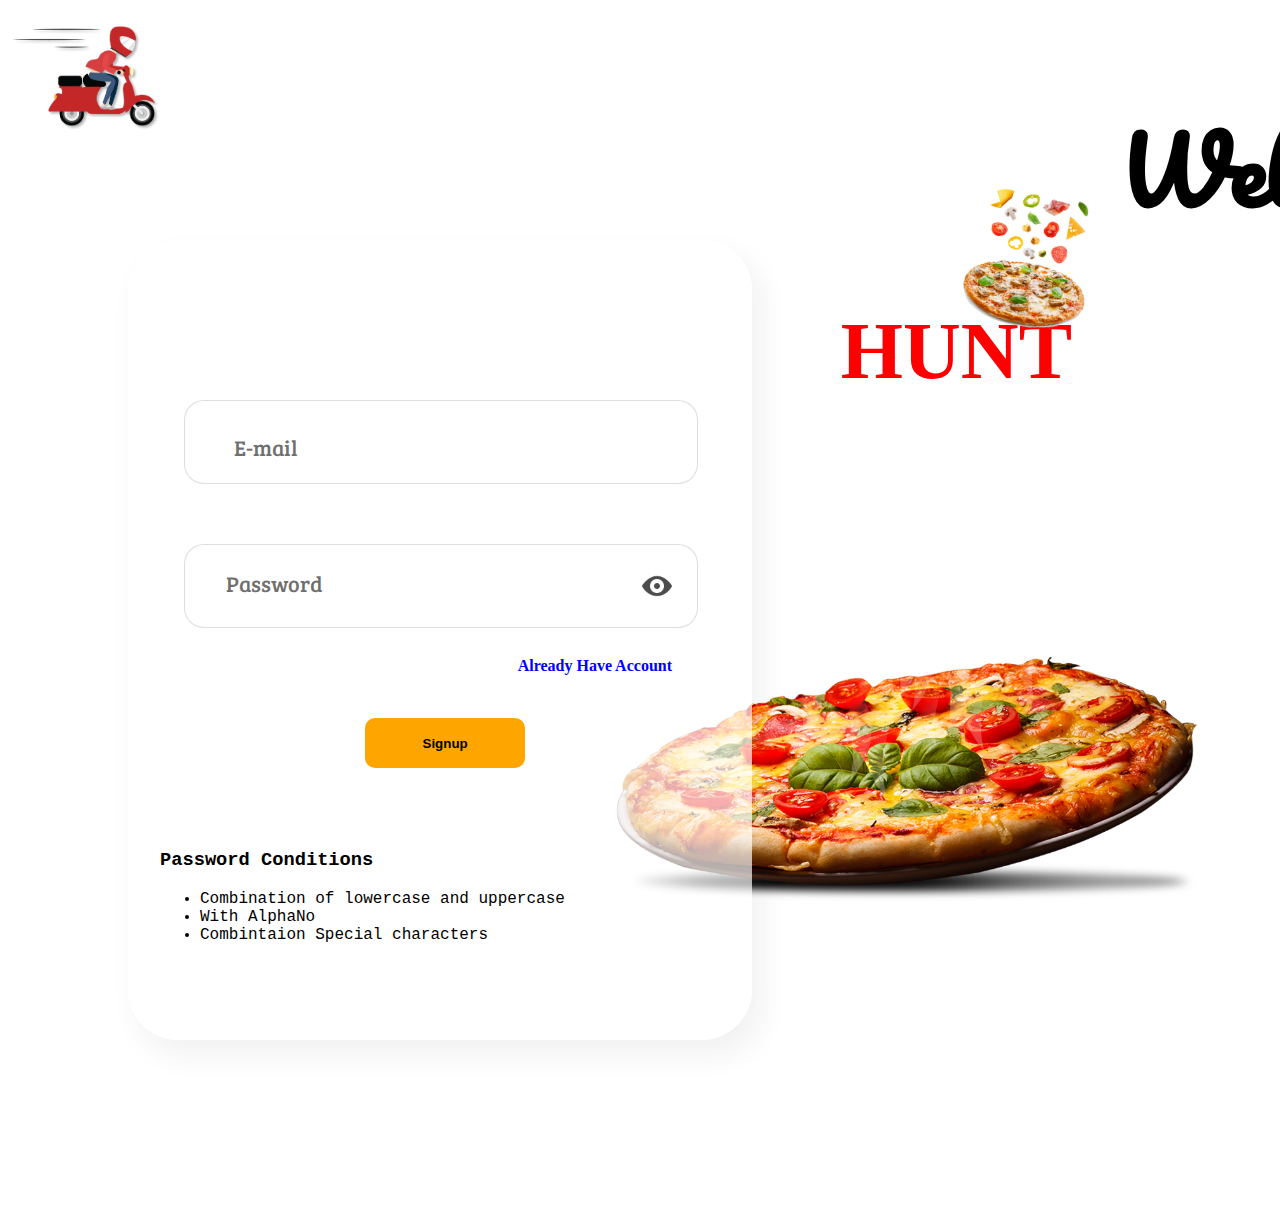
<file: index.html>
<!DOCTYPE html>
<html lang="en">
<head>
    <meta charset="UTF-8">
    <meta http-equiv="X-UA-Compatible" content="IE=edge">
    <meta name="viewport" content="width=device-width, initial-scale=1.0">
    <title>Daily Hunt</title>
    <link rel="stylesheet" href="index.css">
    <link rel="icon" href="./img/logo.png">
</head>
<body>
    <div class="blackscreen"> 
        
        <div class="word">
            <div>

            </div>
            
            <div class="pic-offer">
                <img src="./img/pngegg (2).png" alt="">
                <img src="./img/pngegg.png" alt="">

            </div>
            <h1>
                Hello <h2 class="name_acc">kumar</h2>
            </h1>
        </div>
        <div class="order">
            <h1>
                first order
            </h1>
            <h1>
                50% Offer
            </h1>

        </div>
        <a href="main.html">
            <button>Shall we Hunt</button>
        </a>
       
        
    </div>
    <div class="login-page">
        <div class="logo">
            <img src="./img/logo.png" alt="">
        </div>
        <div class="title">
            <h3>
                Welcome to 
            </h3>
            <div class="title1">
                <h1>D</h1>
                <h2>
                    a
                </h2>
                <h2>
                    i
                </h2>
                <h2>
                    l
                </h2>
                <h2>
                    y
                </h2>
            </div>
            <div class="hunt">
                <h2>HUNT</h2>

            </div>
        </div>
        <div class="pizza_img">
           
            <img src="./img/pngegg (2).png" alt="">
            <img src="./img/pngegg.png" alt="">
        </div>
        <div class="login">
            <div class="val">
                <span class="e">E-mail</span>
                <input type="text" class="email">
                <span class="p">Password</span>
                <input type="password" class="pass">

            </div>
            <div class="view">
                <img src="./close.png" alt="" class="close">
                <img src="./open.gif" class="open">
            </div>
            <div class="rank">

            </div>
            <h4 class="rank-det">strong</h4>
            <h2 class="already">Already Have Account</h2>
            <div class="btn">
                <button class="signup">Signup</button>
            </div>
            
            
            <div class="detail">
                <h3>
                    Password Conditions
                </h3>
                <ul>
                    <li>
                        Combination of lowercase and uppercase
                    </li>
                    <li>
                        With AlphaNo
                    </li>
                    <li>
                        Combintaion Special characters
                    </li>
                    
                </ul>
            </div>
        </div>
        <div class="sign">
            <h2>SignUp</h2>
            <input type="text" placeholder="E-mail ID" class="get_id">
            <input type="password" placeholder="Password" class="get_pass">
            <button class="btn3">SignUp</button>
            <div class="forget">
                <h2>
                    Forget Password ?
                </h2>
                <h3 class="create_new">
                    Create New Account
                </h3>
            </div>
            <div class="forget_sign">
                <img src="close.png" alt="" class="sign_close">
                <img src="open.gif" class="sign_open">
            </div>
        </div>
    </div>

    <script src="index.js">

    </script>
</body>
</html>
</file>
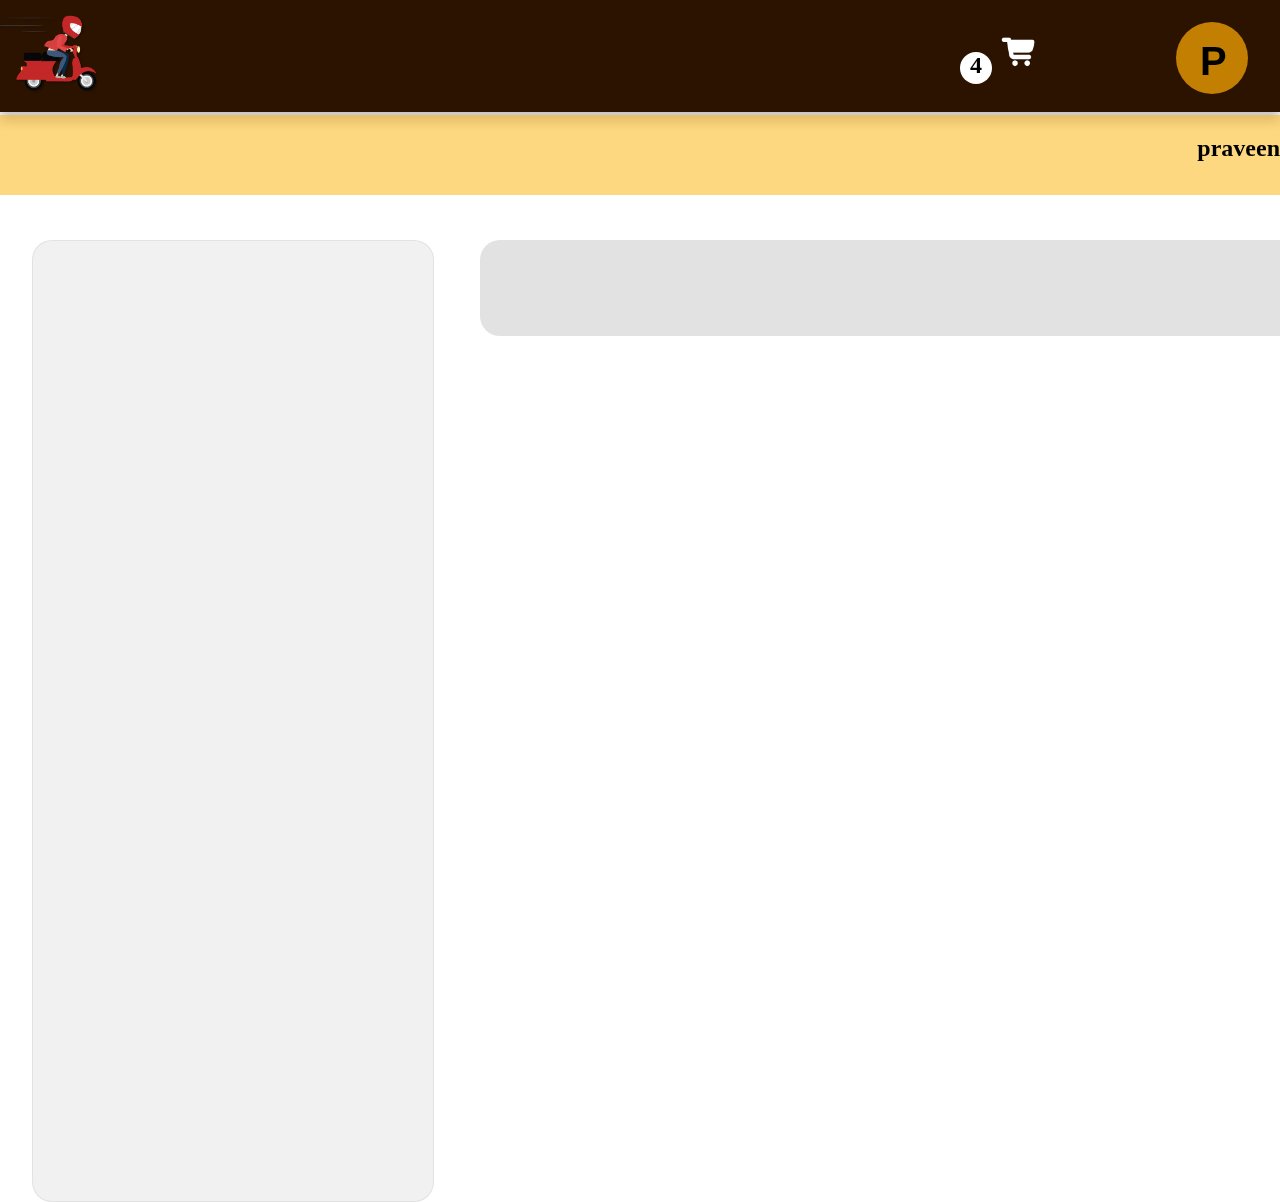
<file: main.html>
<!DOCTYPE html>
<html lang="en">
<head>
    <meta charset="UTF-8">
    <meta http-equiv="X-UA-Compatible" content="IE=edge">
    <meta name="viewport" content="width=device-width, initial-scale=1.0">
    <title>HOME</title>
    <link rel="stylesheet" href="main.css">
    <link rel="icon" href="./img/logo.png">
</head>
<body>
    
   

    
    <div class="head">
       
        <div class="acc">
            <h1>P</h1>
        </div>
       
        <div class="logo"> 
             <img src="./img/logo.png" alt="" title="DailyHunt">
         </div>

         <div class="cart">
            <img src="./img/cart.png" alt="" class="cart_btn">
            <h2>
                4
            </h2>
         </div>
         

    </div>
    <div class="side_ani">
        <h2 class="word_dance">
            praveen
        </h2>

    </div>
    <div class="sub_head">
        
        
    </div>

    <div class="side_con">
        
    </div>
    <div class="cart_con">
        <img src="./img/back.png" alt="" class="back_cart">
            
    </div>










    <div class="blk">

    </div>
    <div class="side_acc">
        <div class="inside_acc">
            <h1>P</h1>
        </div>
        <div class="id">
            <h2>
                praveenkumar@gmail.com
            </h2>
        </div>
        <span>
            
        </span>
        <div class="option">
            <ul>
                <li>Account</li>
                <li>Orders</li>
                <li>Track The Order</li>
                <li>Offers</li>
                <li>Coupon</li>
                <li>Setting</li>
            </ul>

        </div>

    </div>
    


























    <script type="module" src="./main.js">

    </script>
</body>
</html>
</file>
<file: index.css>
@import url('https://fonts.googleapis.com/css2?family=Dancing+Script:wght@700&family=Kanit:wght@500&family=Mochiy+Pop+One&family=Orbitron:wght@700&family=Permanent+Marker&family=Rowdies&family=Teko:wght@400;500&family=Tilt+Prism&display=swap');
@import url('https://fonts.googleapis.com/css2?family=Dancing+Script:wght@700&family=Kanit:wght@500&family=Mochiy+Pop+One&family=Orbitron:wght@700&family=Pacifico&family=Permanent+Marker&family=Rowdies&family=Teko:wght@400;500&family=Tilt+Prism&display=swap');
@import url('https://fonts.googleapis.com/css2?family=Bree+Serif&display=swap');


body{
    margin: 0;
    overflow: hidden;
}
.login-page{
    position: absolute;
    top:0;
    background-color: rgb(255, 255, 255);
    width:100%;
    height:77rem;
}
.logo img{
    width:200px;
    position: absolute;
    top:1rem;
    left:-1rem;
}
.title h3{
    color:rgb(0, 0, 0);
    position: relative;
    left:70rem;
    font-size:90px;
    font-family: 'Pacifico', cursive;
    animation:title 2.6s linear 1;
    opacity:1;
    
}
.title1 h1{
    font-size:300px;
    font-family: 'Dancing Script', cursive;
    animation:title3 2s linear 1;
    position: relative;
    left:90rem;
    bottom:15rem;
    opacity:1;
    color:rgb(255, 163, 15);
   
}
@keyframes title3 {
    0%{
        left:60rem;
        opacity:0;
        
    }
   
    
}
.title1 h2:nth-child(2){
    font-size:180px;
    font-family: 'Dancing Script', cursive;
    animation:title2 2s linear 1;
    position:absolute;
    left:105rem;
    bottom:40rem;
    opacity:1;
}
.title1 h2:nth-child(3){
    font-size:180px;
    font-family: 'Dancing Script', cursive;
    animation:title2 1.5s linear 1;
    position:absolute;
    left:110rem;
    bottom:40rem;
    opacity:1;
}
.title1 h2:nth-child(4){
    font-size:180px;
    font-family: 'Dancing Script', cursive;
    animation:title2 1s linear 1;
    position:absolute;
    left:113rem;
    bottom:40rem;
    opacity:1;
}
.title1 h2:nth-child(5){
    font-size:180px;
    font-family: 'Dancing Script', cursive;
    animation:title2 0.5s linear 1;
    position:absolute;
    left:116rem;
    bottom:40rem;
    opacity:1;
}
@keyframes title2 {
    0%{
        left:80rem;
        opacity:0;
    }
    
}
.hunt h2{
    position:absolute;
    top:15rem;
    right:13rem;
    font-family:cursive;
    font-size:80px;
    color:red;
    transform:rotate(0deg);
    animation:drop 3s linear 1;


}
@keyframes drop {
    0%{
        top:-10rem;
        animation-delay:2s;
        transform: rotate(0deg);
    }
    60%{
        top:17rem;
        transform: rotate(20deg);
    }
    85%{
        top:14.5rem;
        transform: rotate(5deg);
    }
    
}
@keyframes title {
    0%{
        left:60rem;
        opacity:0;
    }
    
}

.pizza_img img:nth-child(1){
    width:170px;
    position: absolute;
    animation: drop1 7s linear 1;
    top:11rem;
    z-index:0;
    transform:rotate(10deg);
    right:10rem;
}
@keyframes drop1 {
    0%{
        top:-10rem;
        animation-delay:2s;
        transform: rotate(0deg);
    }
    60%{
        top:12rem;
        transform: rotate(20deg);
    }
    85%{
        top:11rem;
        transform: rotate(5deg);
    }
    
    
}
.pizza_img img:nth-child(2){
    width:700px;
    position: absolute;
    right:2rem;
    bottom:20rem;
    animation: dance 3s linear infinite;
    

}
@keyframes dance 
{
    0%{
        transform:rotate(2deg);
    }
    25%{
        transform:rotate(4deg);
    }
    50%{
        transform: rotate(2deg);
    }
    75%{
        transform:rotate(-1deg);
    }
    100%{
        transform: rotate(2deg);
    }
    
}

.login{
    background-color: rgba(255, 255, 255, 0.677);
    width:39rem;
    height:50rem;
    position: absolute;
    top:15rem;
    left:8rem;
    border-radius:50px;
    box-shadow:10px 15px 30px rgba(34, 34, 34, 0.064);
    display:block;
    cursor: pointer;


    
}
.already
{
    color:blue;
    font-size:16px;
    position: absolute;
    right:5rem;
    bottom:22rem;
    font-family: 'Times New Roman', Times, serif;
}.already:hover{
    text-decoration: underline;
}
.already:active
{
    transform: scale(0.95,0.95);
}
@keyframes side {
    0%{
        left: 8rem;
    }100%{
        left:-50rem;
        opacity:0.2;
    }
    
}

.login .val {
    background-color: transparent;
    height:20rem; 
    border-radius:50px; 
    position: absolute;
    top:7rem;
}
.val input:nth-child(2),input:nth-child(4){
    width:480px;
    height:80px;
    position:absolute;
    left:3.5rem;
    margin-bottom:70px;
    top:3rem;
    border-radius:20px;
    border:1px solid rgba(195, 195, 195, 0.557);
    font-size:25px;
    padding-left:30px;
    font-family:'Times New Roman', Times, serif;
}
.val input:nth-child(4){
    position:absolute;
    left:3.5rem;
    top:12rem;
}
.val input:nth-child(2):focus{
    outline: none;
}
.val input:nth-child(4):focus{
    outline:none;
}
.val span:nth-child(1){
    color: rgba(0, 0, 0, 0.577);
    position: relative;
    left:6rem;
    top:5rem;
    z-index:1;
    background-color: rgb(255, 255, 255);
    width:13rem;
    padding:10px;
    border-radius:10px;
    height:10px;
    font-size:22px;
    transition: 1s;
    font-family: 'Bree Serif', serif;
}
.val span:nth-child(3){
    color: rgba(0, 0, 0, 0.577);
    position: relative;
    font-family: 'Bree Serif', serif;
    left:0rem;
    top:13.5rem;
    z-index:1;
    background-color: rgb(255, 255, 255);
    width:13rem;
    padding:10px;
    border-radius:10px;
    height:10px;
    font-size:22px;
    transition: 1s;
}
.btn button{
    position: absolute;
    bottom:17rem;
    left:38%;
    width:10rem;
    height:50px;
    border-radius:10px;
    background-color:orange;
    color:rgb(0, 0, 0);
    font-weight:900;
    border-style:none;
}
.btn button:active{
    transform:scale(0.98,0.98);
}
.sign .forget h2:nth-child(1){
    position: relative;
    top:5rem;
    font-size:14px;
    right:-15rem;
    font-weight:700;
    color:rgb(2, 2, 145);
    cursor: pointer;
    font-family: 'Courier New', Courier, monospace;

}
.forget h2:active{
    transform: scale(0.98,0.98);
    text-decoration: underline;
}
.detail{
    font-family: 'Courier New', Courier, monospace;
    position:absolute;
    bottom:5rem;
    left:2rem;
}
.view img:nth-child(1){
    width:30px;
    position: absolute;
    right:5rem;
    top:20.7rem;
    opacity:0.7;
}
.view img:nth-child(2){
    width:30px;
    position: absolute;
    right:5rem;
    top:20.7rem;
    display:none;
    opacity:0.7;
}

.rank{
    background-color:red;
    width:0rem;
    border-radius:1000px;
    height:3px;
    position: absolute;
    bottom:25rem;
    left:4rem;
    
    transition:5s;
}
.rank-det{
    color: green;
    position: absolute;
    top:24.5rem;
    left:4.5rem;
    display: none;
    font-family: 'Courier New', Courier, monospace;
}

.sign{
    background-color:rgba(255, 255, 255, 0.343);
    width:53rem;
    height:30rem;
    position: absolute;
    bottom:20rem;
    left:5rem;
    border-radius:30px;
    box-shadow:0px 10px 20px rgb(189, 189, 189,0.5);
    display:none;
}
@keyframes side2 {
    0%{
        left:-50rem;
    }    
}
@keyframes side3 {
    0%{
        left: 5rem;
    }100%{
        left:-50rem;
        opacity:0.2;
    }
    
}
.sign h2:nth-child(1){
    text-align: center;
    font-family:'Pacifico',cursive;
    position: relative;
    top:2rem;
}
.sign input:nth-child(2),input:nth-child(3){
    width:300px;
    position: relative;
    left:4rem;
    margin-left:10px;
    top:4rem;
    height:4rem;
    border-radius:20px;
    padding-left:20px;
    border: 2px solid rgb(198, 198, 198);
    font-size:18px;
    font-family: 'Courier New', Courier, monospace;


}
.forget h3{
    color: blue;
    font-size:16px;
    position: absolute;
    bottom:13rem;
    left:5rem;
    cursor: pointer;
}
.forget h3:hover{
    text-decoration: underline;
}
.forget h3:active{
    transform: scale(0.95,0.95);

}
.sign input:nth-child(2):focus,input:nth-child(3):focus{
    outline: none;
}
.sign button{
    position: absolute;
    bottom:10rem;
    left:21rem;
    width:150px;
    height:50px;
    background-color:rgb(255, 162, 0);
    border-style: none;
    border-radius:20px;
}.sign button:active{
    transform: scale(0.98,0.98);
    box-shadow:1px 1px 10px rgb(153, 153, 153);
}
.blackscreen{
    background-color: rgba(0, 0, 0, 0.903);
    width:100%;
    height:100%;
    position: absolute;
    z-index:2;
    display:none;
    transition: 1s;

}
.sign .forget_sign img:nth-child(1){
    position:absolute;
    width:30px;
    left:49rem;
    display: block;
    top:10.5rem;
    cursor: pointer;
    opacity: 0.7;
}
.sign .forget_sign img:nth-child(2){
    position:absolute;
    width:30px;
    left:49rem;
    top:10.5rem;
    display: none;
    cursor:pointer;
    opacity:0.7;
}
.blackscreen button{
    width:20rem;
    height:8rem;
    border-radius:20px;
    font-size:24px;
    position: absolute;
    bottom:20rem;
    left:67rem;
    color:orange;
    background-color: black;
    border-style:none;
    font-weight: 700;
    transition: 0.9s;
    
}.blackscreen button:hover
{
    background-color:white;
    transition: 0.9s;
    color: black;
    box-shadow: 2px 2px 30px orange;
}
.blackscreen button:active
{
    transform: scale(0.95,0.95);
    
}
.blackscreen h1{
    color: rgb(245, 187, 0);
    top:15rem;
    font-family:'Pacifico',cursive;
    font-size:120px;
    position: absolute;
    left:19%;
    
}
.blackscreen h2{
    color:white;
    font-size:100px;
    font-family:'pacifico',cursive;
    position: absolute;
    left:54rem;
    top:17rem;
}

.blackscreen .word div:nth-child(1){
    background-color: white;
    position: absolute;
    top:-10rem;
    width:50%;
    height:1px;
    transform: rotate(90deg);
}
.pic-offer img:nth-child(1)
{
    width:300px;
    position: absolute;
    right:8rem;
    bottom:17rem;
}
.pic-offer img:nth-child(2)
{
    width:800px;
    position: absolute;
    right:3rem;
    bottom:5rem;
}

.order h1:nth-child(1)
{
    color:white;
    position: absolute;
    top:15rem;
    left:100rem;
    font-size:60px;
    font-family: 'Courier New', Courier, monospace;
    
}

.order h1:nth-child(2)
{
    color:rgb(237, 2, 2);
    position: absolute;
    top:15rem;
    left:100rem;
    
}
</file>
<file: main.css>
@import url('https://fonts.googleapis.com/css2?family=Bree+Serif&family=Oswald&display=swap');



body
{
    margin: 0;
    padding: 0;
    background-color: #ffffff;
    
}

body::-webkit-scrollbar{
    display: none;
}

.head
{
    background-color:#2c1300;
    width:100%;
    height:7rem;
    position:fixed;
    box-shadow:0px 10px 10px rgba(110, 109, 109, 0.38);
}
.head .acc
{
    background-color:rgb(195, 127, 2);
    width:4.5rem;
    height:4.5rem;
    border-radius: 50%;
    text-align: center;
    position:absolute;
    font-size:20px;
    color:rgb(0, 0, 0);
    font-family: 'Segoe UI', Tahoma, Geneva, Verdana, sans-serif;
    right:2rem;
    top:1.4rem; 
    cursor: pointer; 
    z-index:-1; 
}
.acc h1
{
    position: absolute;
    left:1.5rem;
    bottom:-1rem;

}
.side_acc
{
    width:30rem;
    background-color:rgb(252, 252, 252);
    height:76.2rem;
    position:absolute;
    right:-50rem;
    z-index:1;
    transition:1s;
    top:0;
    cursor: pointer;
    display:none;
}
.side_acc .inside_acc{
    width:8rem;
    height:8rem;
    background-color:rgb(48, 48, 48);
    border-radius:50%;
    position: absolute;
    text-align: center;
    top:3rem;
    left:12rem;
    font-size:25px;
    color:orange;
}
.id h2{
    color: rgba(0, 0, 0, 0.791);
    position: absolute;
    top:12rem;
    left:10rem;
    font-family: 'Courier New', Courier, monospace;
    font-size:15px;
    cursor: pointer;
}
.side_acc span
{
    background-color:rgba(16, 16, 16, 0.483);
    width:100%;
    height:1px;
    position: absolute;
    top:15rem;
}
.option {
    color: rgb(0, 0, 0);
    position: absolute;
    top:20rem;
    left:0rem;
    width:100%;
}
.option ul{
    list-style: none;

}.option ul li{
    margin-bottom: 50px;
    font-size: 23px;
    cursor: pointer;
    border-bottom:2px solid rgba(0, 0, 0, 0.209);
    width:100%;
    height:5rem;
    padding-bottom:10px;
    font-family:'Oswald', sans-serif;
    transform: scale(0.9,0.9);
  
}
.option ul li:hover{
    transform: scale(1,1);
    transition: 0.8s;
    color: orange;
}
.blk
{
    background-color: rgba(0, 0, 0, 0.621);
    position: absolute;
    top:0;
    width:100%;
    height:100%;
    z-index:0;
    display: none;
}
.side_con
{
    background-color: rgba(232, 232, 232, 0.61);
    width:25rem;
    height:60rem;
    position:relative;
    top:15rem;
    left:2rem;
    border:1px solid rgba(191, 191, 191, 0.297);
    z-index:-1;
    border-radius: 20px;
}
.logo img{
    width:150px;
    position:relative;
    top:0.5rem;
    left:-2rem;
    cursor: pointer;
    
}
.logo{
    position: absolute;
    z-index:0;
    background-color:transparent;
    width:100px;
}
.side_ani{
    background-color:rgba(253, 180, 10, 0.517);
    width:100%;
    height:5rem;
    position:absolute;
    top:7.2rem;
}
.side_ani h2{
    color:rgb(0, 0, 0);
    float: right;
    animation: move_word 10s linear infinite;
    position: relative;
}
@keyframes move_word {
    0%{
        right:-10rem;
    }
    100%{
        right:150rem;
    }
    
}
.sub_head
{
    background-color: rgba(120, 120, 120, 0.217);
    width:79%;
    height:6rem;
    position:absolute;
    top:15rem;
    left:30rem;
    border-radius:20px;
}
.cart img{
    position: absolute;
    width:40px;
    cursor: pointer;
    top:2rem;
    right:15rem;
}
.cart h2{
    position: absolute;
    width:40px;
    cursor: pointer;
    top:2rem;
    right:18rem;
    background-color:white;
    text-align: center;
    border-radius: 50%;
    width:2rem;
    height:2rem;

}
.cart_con{
    background-color:rgb(5, 5, 5);
    width:40rem;
    height:55rem;
    position: absolute;
    right:7rem;
    top:-80rem;
    transition: 2s;
}
.cart_con img{
    width:40px;
    position: absolute;
    top:1rem;
    left:1rem;
    cursor: pointer;
}
</file>
